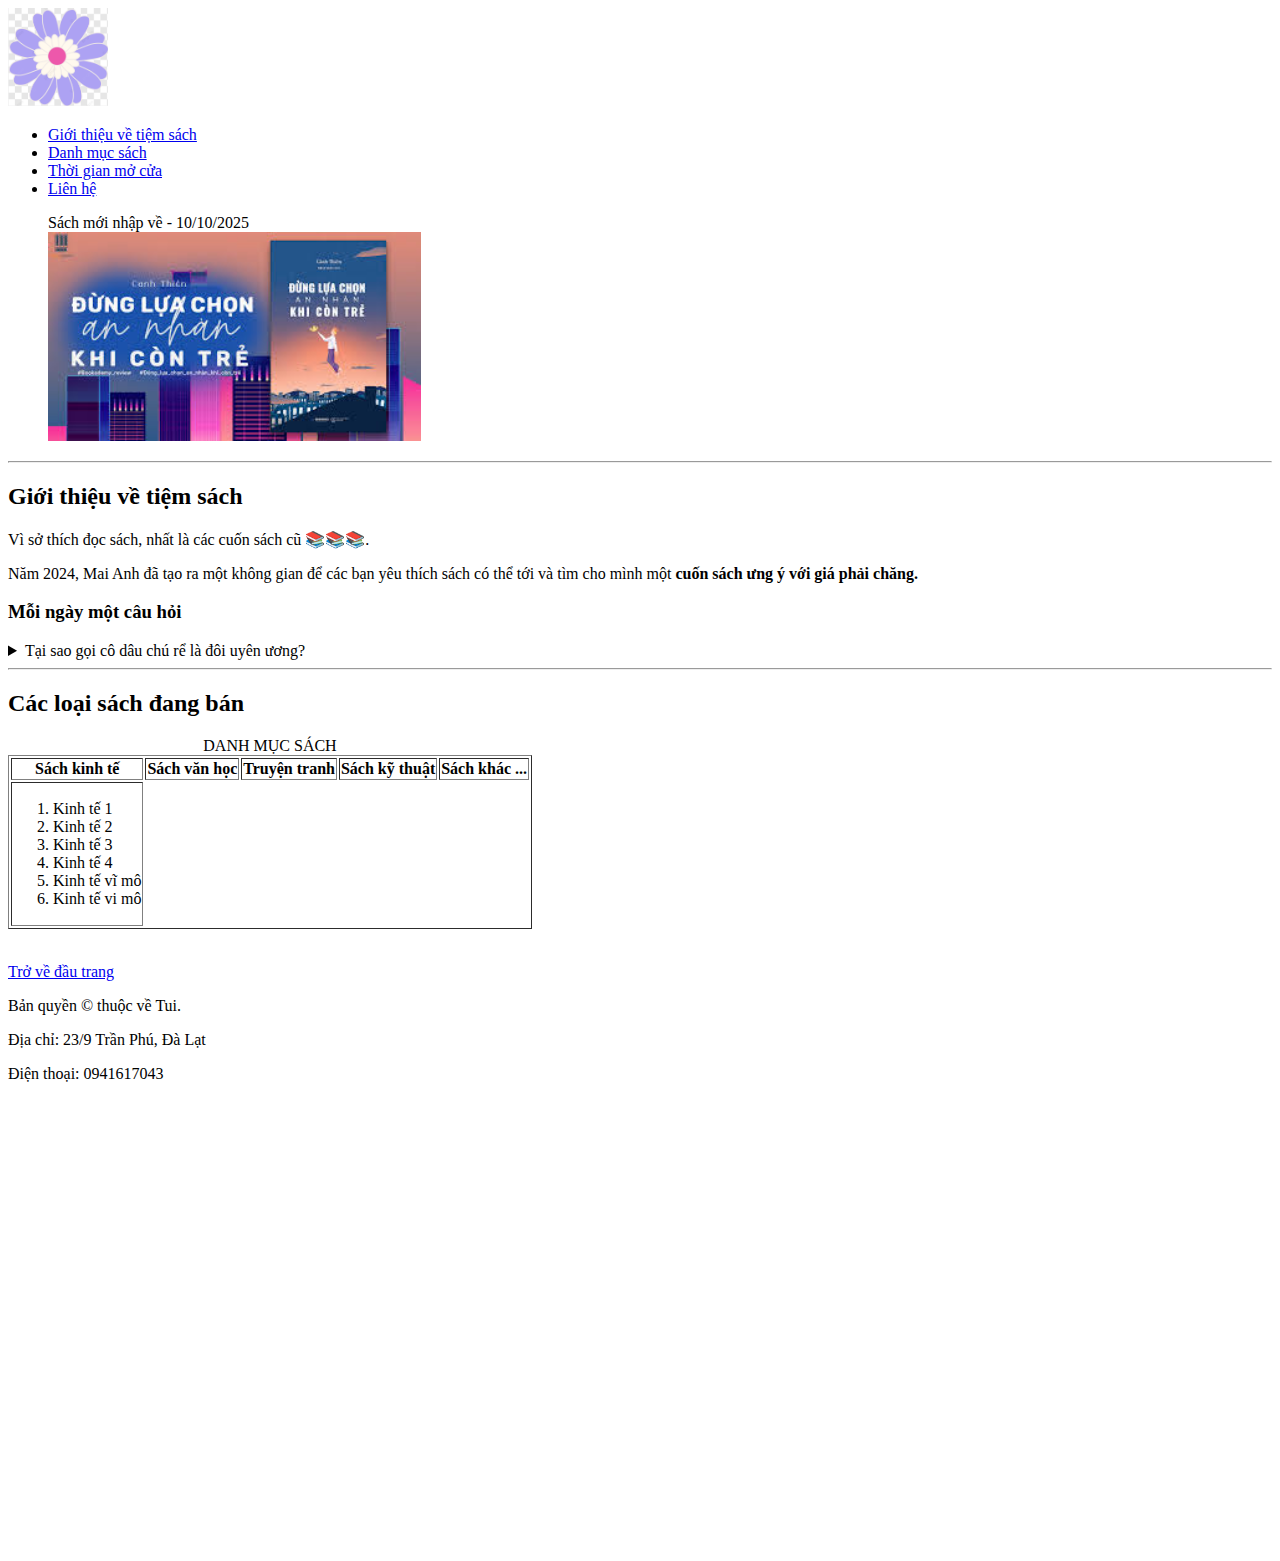
<file: Web-tiem-sach-cu/index.html>
<!DOCTYPE html>
<html lang="en">

<head>
  <meta charset="UTF-8">
  <meta name="viewport" content="width=device-width, initial-scale=1.0">
  <meta name="author" content="Lê Thị Mai Anh">
  <meta name="decription" content="Trang chủ tiệm sách cũ của Mai Anh">

  <title>Tiệm sách cũ của Anh</title>
</head>

<body>
  <header>
    <img src="img/logo.png" alt="logo" width="100">

    <nav>
      <ul>
        <li>
          <a href="#gt-ve-tiemm-sach">Giới thiệu về tiệm sách</a>
        </li>

        <li>
          <a href="#danh-muc-sach">Danh mục sách</a>
        </li>
        <li>
          <a href="thoiGianMoCua.html">Thời gian mở cửa</a>
        </li>
        <li>
          <a href="lienHe.html">Liên hệ</a>
        </li>
      </ul>
    </nav>

    <figure>
      <figcaption>Sách mới nhập về - 10/10/2025</figcaption>
      <img src="img/sach-moi-nhap.jfif" alt="Sách mới nhập" width="373">
    </figure>
  </header>

  <hr>

  <main>
    <article id="gt-ve-tiem-sach">
      <h2>Giới thiệu về tiệm sách</h2>
      <p>Vì sở thích đọc sách, nhất là các cuốn sách cũ 📚📚📚.</p>
      <p>
        Năm <time datetime="2024">2024</time>,
        Mai Anh đã tạo ra một không gian để các bạn yêu thích sách có thể tới
        và tìm cho mình một <strong>cuốn sách ưng ý với giá phải chăng.</strong>
      </p>

      <aside>
        <h3>Mỗi ngày một câu hỏi</h3>
        <details>
          <summary>Tại sao gọi cô dâu chú rể là đôi uyên ương?</summary>
          <p>Uyên ương là một loài vịt, còn gọi và vịt uyên ương. Chúng có
            ngoại hình đẹp và sống với nhau rất thủy chung. Người ta lấy
            nó làm biểu tượng để gửi gắm thông điẹp cho vợ chồng trong ngày cưới.
          </p>
        </details>
      </aside>

    </article>
    <hr>

    <article id="danh-muc-sach">
      <h2>Các loại sách đang bán</h2>
      <table border="1">
        <caption>DANH MỤC SÁCH</caption>
        <thead>
          <th>Sách kinh tế</th>
          <th>Sách văn học</th>
          <th>Truyện tranh</th>
          <th>Sách kỹ thuật</th>
          <th>Sách khác ...</th>
        </thead>

        <tbody>
          <tr>
            <td>
              <ol>
                <li>Kinh tế 1</li>
                <li>Kinh tế 2</li>
                <li>Kinh tế 3</li>
                <li>Kinh tế 4</li>
                <li>Kinh tế vĩ mô</li>
                <li>Kinh tế vi mô</li>

              </ol>
            </td>
          </tr>
        </tbody>


        <tbody>
          
        </tbody>
      </table>
    </article>
    <br>

    <p>
      <a href="#">Trở về đầu trang</a>
    </p>


  </main>


  <footer>
    <p>Bản quyền &copy; thuộc về Tui.</p>
    <p>Địa chỉ: 23/9 Trần Phú, Đà Lạt</p>
    <p>Điện thoại: 0941617043</p>
    <iframe src="https://www.google.com/maps/place/Tr%C6%B0%E1%BB%9Dng+%C4%90%E1%BA%A1i+H%E1%BB%8Dc+%C4%90%C3%A0+L%E1%BA%A1t/@11.9545604,108.44163,17z/data=!3m1!4b1!4m6!3m5!1s0x317112d959f88991:0x9c66baf1767356fa!8m2!3d11.9545604!4d108.4442049!16s%2Fm%2F02rtwnx?entry=ttu&g_ep=EgoyMDI1MTAxMi4wIKXMDSoASAFQAw%3D%3D" 
    width="600" height="450" style="border:0;" allowfullscreen="" referrerpolicy="no-referrer-when-downgrade" ></iframe>
  </footer>
</body>

</html>
</file>
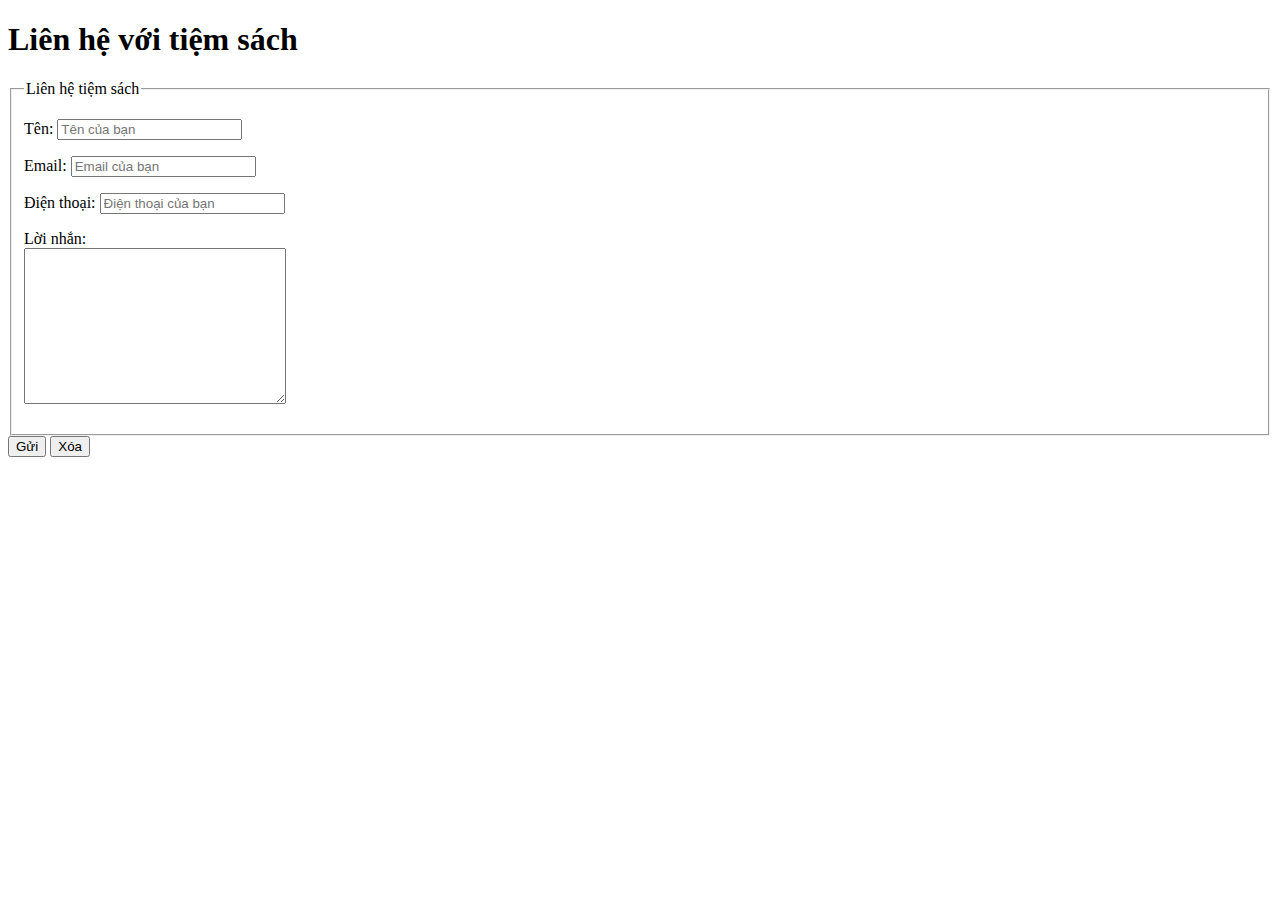
<file: Bai-10.html>
<!DOCTYPE html>
<html lang="en">
<head>
  <meta charset="UTF-8">
  <meta name="viewport" content="width=device-width, initial-scale=1.0">
  <title>Bài tập</title>
</head>
<body>
  <h1>Liên hệ với tiệm sách</h1>
  <form action="http://httpbin.org/get" method="get">
    <fieldset>
      <legend>Liên hệ tiệm sách</legend>
        <p>
          <label for="ten">Tên:</label>
          <input type="text" name="ten" id="ten" placeholder="Tên của bạn" required>

        </p>
        <p>
          <label for="email">Email:</label>
          <input type="email" name="email" id="email" placeholder="Email của bạn" required>
        </p> 

        <p>
          <label for="dien-thoai">Điện thoại:</label>
          <input type="tel" name="dien-thoai" id="dien-thoai" placeholder="Điện thoại của bạn">
        </p>

        <p>
          <label for="loi-nhan">Lời nhắn:</label>
          <br>
          <textarea name="loi-nhan" id="loi-nhan" cols="30" rows="10" placeholder="Để lại lời nhắn ở đây">

          </textarea>
        </p>
      </fieldset>
      <button type="submit">Gửi</button>
      <button type="reset">Xóa</button>
  </form>
</body>
</html>
</file>
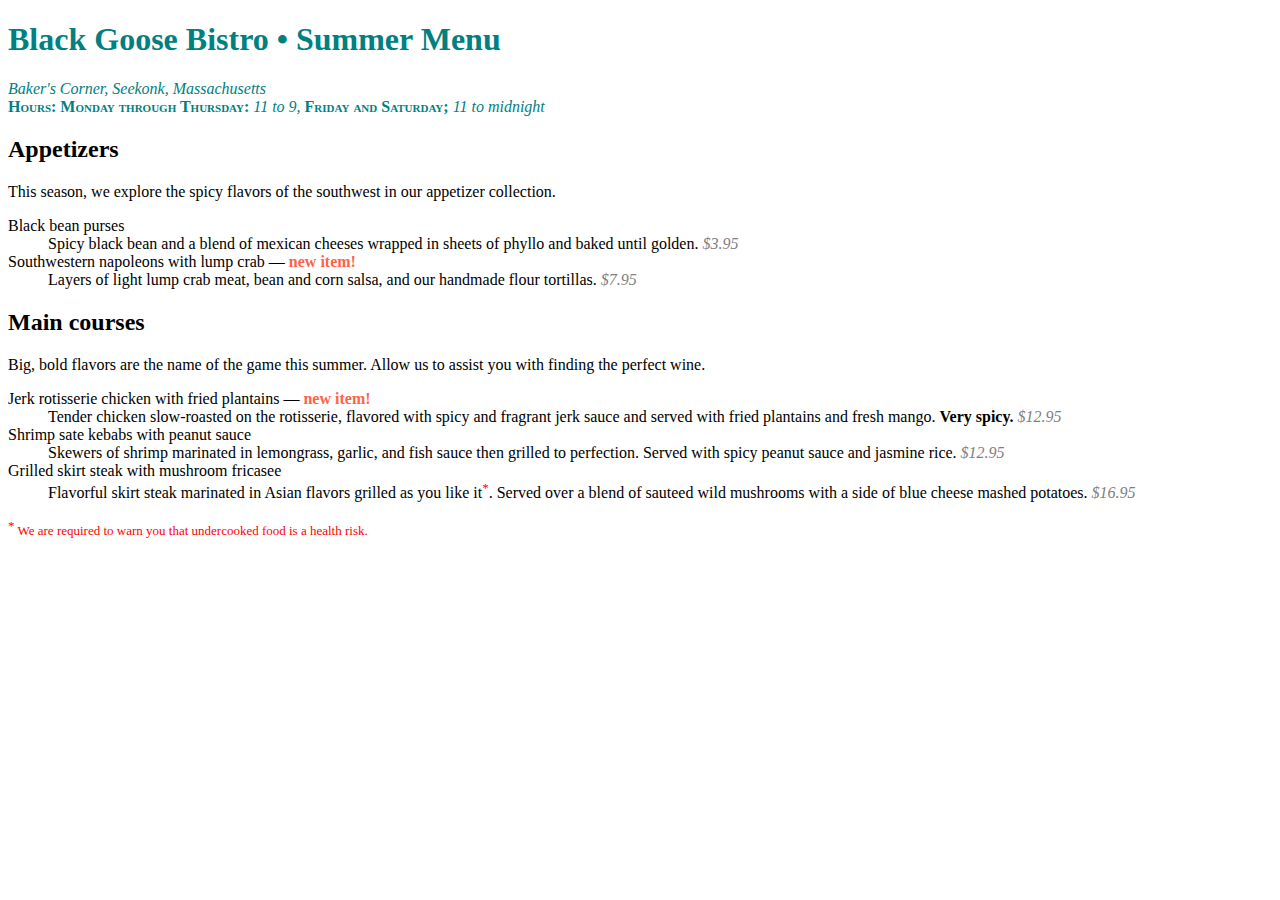
<file: Bai15/Bai15-2-IDClass_FontColor.html>
<!DOCTYPE html>
<html>

<head>
  <meta charset="utf-8">

  <title>Black Goose Bistro Summer Menu</title>

  <style>
    dt strong {
      
      color: tomato;
    }

    #info{
      color: teal;
    }

    #info p{
      font-style: italic;
    }
    
    .price {
    font-family: Georgia, serif;
    font-style: italic;
    color: gray;
    } 

    .label {
    font-weight: bold;
    font-variant: small-caps;
    font-style: normal;
    }

    p.warning, sup {
    font-size: small;
    color: red;
    }
  </style>

</head>

<body>

  <div id="info">
    <h1>Black Goose Bistro &bull; Summer Menu</h1>
    <p>Baker's Corner, Seekonk, Massachusetts<br>

      <span class="label">Hours: Monday through Thursday:</span> 11 to 9, <span class="label">Friday and
        Saturday;</span> 11 to midnight
    </p>

  </div>

  <div id="appetizers">

    <h2>Appetizers</h2>
    <p>This season, we explore the spicy flavors of the southwest in our appetizer collection.</p>


    <dl>
      <dt>Black bean purses</dt>
      <dd>Spicy black bean and a blend of mexican cheeses wrapped in sheets of phyllo and baked until golden. <span
          class="price">$3.95</span></dd>

      <dt class="newitem">Southwestern napoleons with lump crab &mdash; <strong>new item!</strong></dt>
      <dd>Layers of light lump crab meat, bean and corn salsa, and our handmade flour tortillas. <span
          class="price">$7.95</span></dd>

    </dl>
  </div>

  <div id="entrees">

    <h2>Main courses</h2>
    <p>Big, bold flavors are the name of the game this summer. Allow us to assist you with finding the perfect wine.</p>

    <dl>
      <dt class="newitem">Jerk rotisserie chicken with fried plantains &mdash; <strong>new item!</strong></dt>
      <dd>Tender chicken slow-roasted on the rotisserie, flavored with spicy and fragrant jerk sauce and served with
        fried plantains and fresh mango. <strong>Very spicy.</strong> <span class="price">$12.95</span></dd>

      <dt>Shrimp sate kebabs with peanut sauce</dt>
      <dd>Skewers of shrimp marinated in lemongrass, garlic, and fish sauce then grilled to perfection. Served with
        spicy peanut sauce and jasmine rice. <span class="price">$12.95</span></dd>

      <dt>Grilled skirt steak with mushroom fricasee</dt>
      <dd>Flavorful skirt steak marinated in Asian flavors grilled as you like it<sup>*</sup>. Served over a blend of
        sauteed wild mushrooms with a side of blue cheese mashed potatoes. <span class="price">$16.95</span></dd>

    </dl>

  </div>

  <p class="warning"><sup>*</sup> We are required to warn you that undercooked food is a health risk.</p>

</body>
</html>
</file>
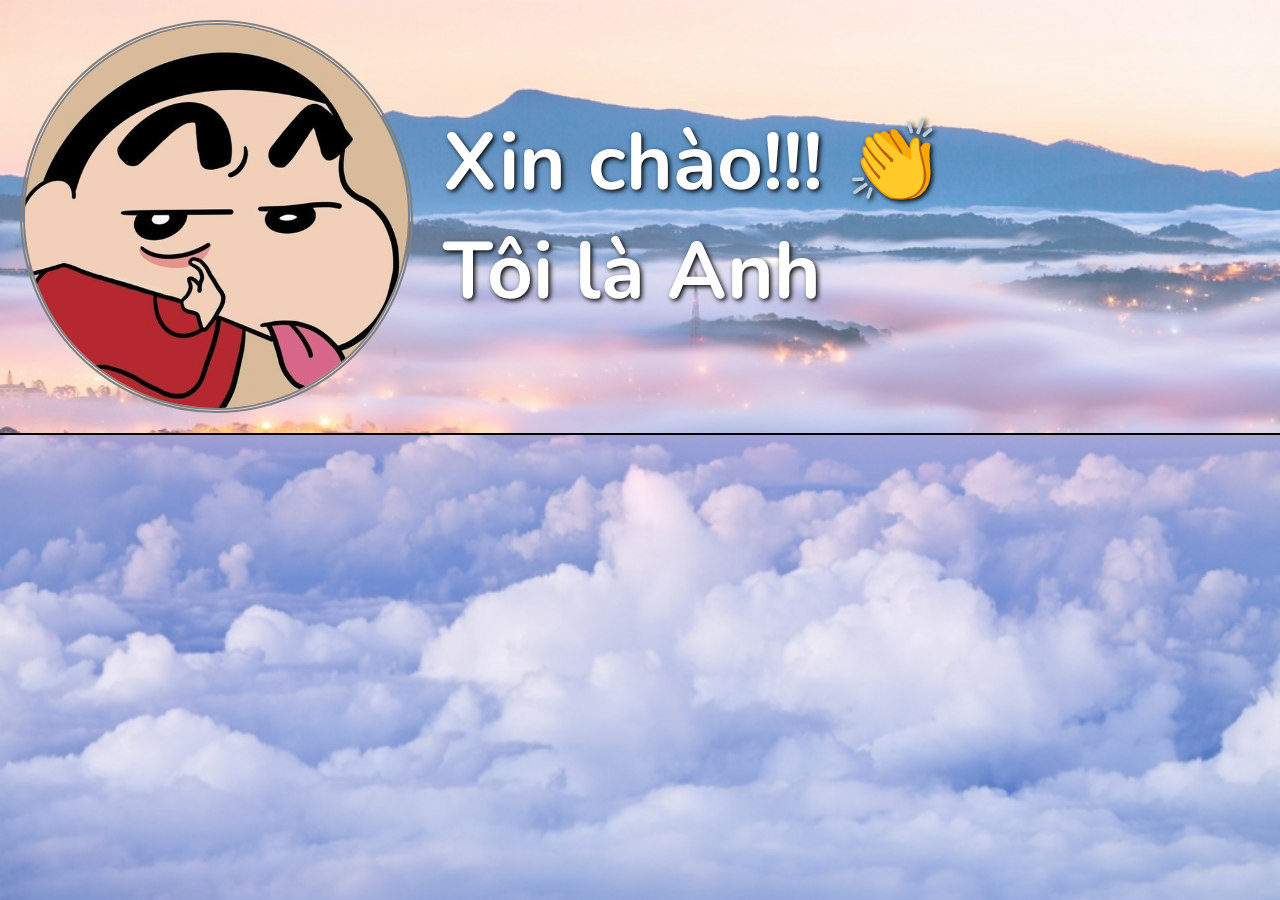
<file: Bai18/Bai18-AnhNen_LoiChao.html>
<!DOCTYPE html>
<html lang="en">

<head>
  <meta charset="UTF-8">
  <title>background image</title>
  <link rel="stylesheet" href="style.css">
</head>

<body>
  <div class="container">
    <section class="cv">
      <figure class="profile-pic-figure">
        <img src="nen.jpg" alt="Profile Picture" title="My Profile Picture" width="200" height="200">
        <figcaption class="offscreen">Mai Anh Le</figcaption>
      </figure>
      <h1 class="h1">
        <span class="nowrap">Xin chào!!! 👏</span>
        <span class="nowrap">Tôi là Anh</span>

      </h1>
    </section>
  </div>
</body>

</html>
</file>
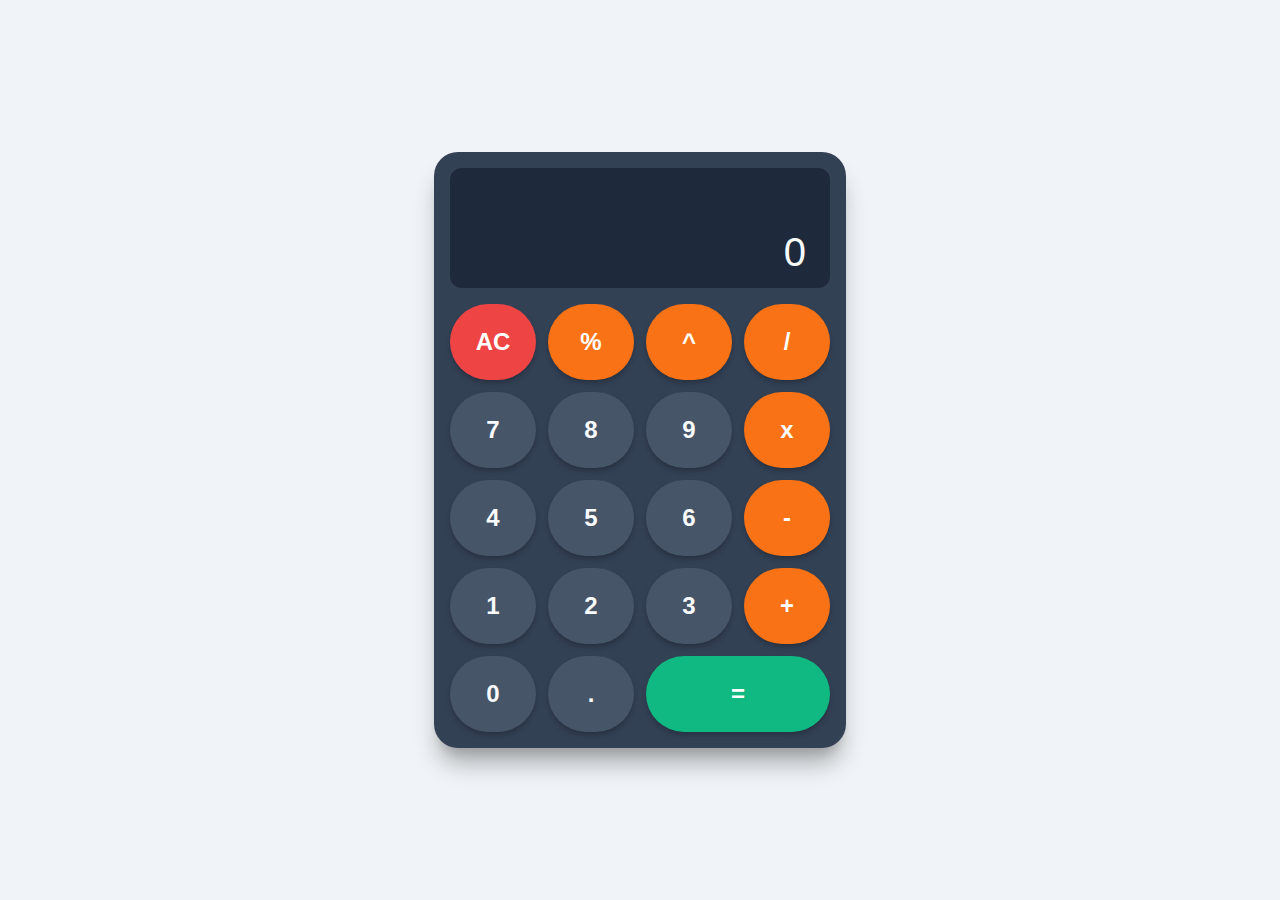
<file: Bai24-maytinh/calculator.html>
<!DOCTYPE html>
<html lang="vi">

<head>
  <meta charset="UTF-8">
  <meta name="viewport" content="width=device-width, initial-scale=1.0">
  <title>Máy Tính Cầm Tay JavaScript</title>
  <style>
    /* Tùy chỉnh CSS cho Máy tính */
    body {
      font-family: 'Inter', sans-serif;
      background-color: #f0f4f8;
      display: flex;
      justify-content: center;
      align-items: center;
      min-height: 100vh;
      margin: 0;
    }

    .calculator {
      width: 100%;
      max-width: 380px;
      padding: 1rem;
      background-color: #334155;
      /* Slate-700 */
      box-shadow: 0 20px 25px -5px rgba(0, 0, 0, 0.3), 0 10px 10px -5px rgba(0, 0, 0, 0.1);
      border-radius: 1.5rem;
      transform: scale(1);
      transition: transform 0.2s ease-in-out;
    }

    .calculator:active {
      transform: scale(0.99);
    }

    .calculator-display {
      background-color: #1e293b;
      /* Slate-800 */
      color: #f8fafc;
      /* White */
      font-size: 2.5rem;
      text-align: right;
      padding: 1rem 1.5rem;
      margin-bottom: 1rem;
      border-radius: 0.75rem;
      overflow-x: auto;
      white-space: nowrap;
      height: 5.5rem;
      display: flex;
      flex-direction: column;
      justify-content: flex-end;
      align-items: flex-end;
      line-height: 1;
    }

    .calculator-keys {
      display: grid;
      grid-template-columns: repeat(4, 1fr);
      gap: 0.75rem;
    }

    .key {
      padding: 1.5rem 0.5rem;
      font-size: 1.5rem;
      font-weight: 600;
      border: none;
      border-radius: 9999px;
      /* Full rounded */
      cursor: pointer;
      transition: background-color 0.15s ease-in-out, transform 0.1s ease-in-out;
      box-shadow: 0 4px 6px -1px rgba(0, 0, 0, 0.2), 0 2px 4px -2px rgba(0, 0, 0, 0.15);
    }

    /* Nút Số (Digits) */
    .key-digit,
    .key-decimal {
      background-color: #475569;
      /* Slate-600 */
      color: #f8fafc;
    }

    .key-digit:hover,
    .key-decimal:hover {
      background-color: #64748b;
      /* Slate-500 */
    }

    .key-digit:active,
    .key-decimal:active {
      transform: translateY(1px);
    }

    /* Nút Toán tử (Operators) */
    .key-operator {
      background-color: #f97316;
      /* Orange-600 */
      color: #fff;
    }

    .key-operator:hover {
      background-color: #fb923c;
      /* Orange-500 */
    }

    .key-operator:active {
      transform: translateY(1px);
    }

    /* Nút Đặc biệt (AC/Equals) */
    .key-ac {
      background-color: #ef4444;
      /* Red-500 */
      color: #fff;
    }

    .key-ac:hover {
      background-color: #f87171;
      /* Red-400 */
    }

    .key-ac:active {
      transform: translateY(1px);
    }

    .key-equals {
      background-color: #10b981;
      /* Emerald-500 */
      color: #fff;
      grid-column: span 2;
      /* Chiếm 2 cột */
    }

    .key-equals:hover {
      background-color: #34d399;
      /* Emerald-400 */
    }

    .key-equals:active {
      transform: translateY(1px);
    }

    /* Responsive design */
    @media (max-width: 640px) {
      .calculator {
        max-width: 90%;
        margin: 1rem;
      }

      .calculator-display {
        font-size: 2rem;
      }

      .key {
        padding: 1rem 0.5rem;
        font-size: 1.25rem;
      }
    }
  </style>
</head>

<body>
  <div class="calculator">
    <div id="display" class="calculator-display">0</div>

    <div class="calculator-keys">
      <!-- Hàng 1 -->
      <button class="key key-ac" data-action="clear">AC</button>
      <button class="key key-operator" data-action="modulo">%</button>
      <button class="key key-operator" data-action="exponentiation">^</button>
      <button class="key key-operator" data-action="divide">/</button>

      <!-- Hàng 2 -->
      <button class="key key-digit" data-value="7">7</button>
      <button class="key key-digit" data-value="8">8</button>
      <button class="key key-digit" data-value="9">9</button>
      <button class="key key-operator" data-action="multiply">x</button>

      <!-- Hàng 3 -->
      <button class="key key-digit" data-value="4">4</button>
      <button class="key key-digit" data-value="5">5</button>
      <button class="key key-digit" data-value="6">6</button>
      <button class="key key-operator" data-action="subtract">-</button>

      <!-- Hàng 4 -->
      <button class="key key-digit" data-value="1">1</button>
      <button class="key key-digit" data-value="2">2</button>
      <button class="key key-digit" data-value="3">3</button>
      <button class="key key-operator" data-action="add">+</button>

      <!-- Hàng 5 -->
      <button class="key key-digit" data-value="0">0</button>
      <button class="key key-decimal" data-action="decimal">.</button>
      <button class="key key-equals" data-action="calculate">=</button>
    </div>
  </div>

  <script>
    // Lấy các phần tử DOM cần thiết
    const display = document.getElementById('display');
    const keys = document.querySelector('.calculator-keys');

    // Đối tượng lưu trữ trạng thái của máy tính
    const calculator = {
      displayValue: '0',
      firstOperand: null,
      waitingForSecondOperand: false,
      operator: null,
    };

    // Hàm cập nhật màn hình hiển thị
    function updateDisplay() {
      let displayString = String(calculator.displayValue);

      // Xử lý các giá trị đặc biệt (Infinity, -Infinity, NaN)
      if (displayString.includes('Infinity')) {
        display.textContent = 'Lỗi: Vô cực';
      } else if (displayString === 'NaN') {
        display.textContent = 'Lỗi: Không phải số';
      } else {
        // Tự động điều chỉnh font size dựa vào độ dài
        if (displayString.length > 14) {
          display.style.fontSize = '1.5rem';
        } else if (displayString.length > 11) {
          display.style.fontSize = '1.875rem';
        } else if (displayString.length > 9) {
          display.style.fontSize = '2.125rem';
        } else {
          display.style.fontSize = '2.5rem';
        }

        display.textContent = displayString;
      }
    }

    // Hàm xử lý nhập số
    function inputDigit(digit) {
      const { displayValue, waitingForSecondOperand } = calculator;
      if (waitingForSecondOperand === true) {
        calculator.displayValue = digit;
        calculator.waitingForSecondOperand = false;
      } else {
        calculator.displayValue = displayValue === '0' ? digit : displayValue + digit;
      }
      updateDisplay();
    }

    // Hàm xử lý dấu thập phân
    function inputDecimal(dot) {
      if (calculator.waitingForSecondOperand === true) {
        calculator.displayValue = '0.';
        calculator.waitingForSecondOperand = false;
        updateDisplay();
        return;
      }

      if (!calculator.displayValue.includes(dot)) {
        calculator.displayValue += dot;
      }
      updateDisplay();
    }

    // Hàm xử lý toán tử
    function handleOperator(nextOperator) {
      const { firstOperand, displayValue, operator } = calculator;
      const inputValue = parseFloat(displayValue);

      if (!Number.isFinite(inputValue) && inputValue !== 0) {
        calculator.displayValue = 'Lỗi phép toán';
        updateDisplay();
        return;
      }

      if (firstOperand === null) {
        calculator.firstOperand = inputValue;
      } else if (operator) {
        if (performCalculation[operator]) {
          const result = performCalculation[operator](firstOperand, inputValue);

          // Làm tròn đến 10 chữ số thập phân
          const roundedResult = Math.round(result * 10000000000) / 10000000000;

          calculator.displayValue = String(roundedResult);
          calculator.firstOperand = roundedResult;
        } else {
          calculator.displayValue = 'Lỗi: Toán tử không hợp lệ';
        }
      }

      calculator.waitingForSecondOperand = true;
      calculator.operator = nextOperator;
      updateDisplay();
    }

    // Đối tượng chứa logic tính toán cho từng toán tử
    const performCalculation = {
      'divide': (firstOperand, secondOperand) => firstOperand / secondOperand,
      'multiply': (firstOperand, secondOperand) => firstOperand * secondOperand,
      'add': (firstOperand, secondOperand) => firstOperand + secondOperand,
      'subtract': (firstOperand, secondOperand) => firstOperand - secondOperand,
      'exponentiation': (firstOperand, secondOperand) => firstOperand ** secondOperand,
      'modulo': (firstOperand, secondOperand) => firstOperand % secondOperand,
    };

    // Hàm thiết lập lại máy tính
    function resetCalculator() {
      calculator.displayValue = '0';
      calculator.firstOperand = null;
      calculator.waitingForSecondOperand = false;
      calculator.operator = null;
      updateDisplay();
    }

    // Lắng nghe sự kiện click trên các nút
    keys.addEventListener('click', (event) => {
      const { target } = event;
      const action = target.dataset.action;
      const value = target.dataset.value;

      if (!target.matches('button')) {
        return;
      }

      if (value !== undefined) {
        inputDigit(value);
        return;
      }

      if (action === 'decimal') {
        inputDecimal('.');
        return;
      }

      if (action === 'clear') {
        resetCalculator();
        return;
      }

      if (action) {
        if (action === 'calculate') {
          handleOperator(calculator.operator);
          calculator.waitingForSecondOperand = true;
          calculator.operator = null;
        } else {
          handleOperator(action);
        }
        return;
      }
    });

    // Khởi tạo hiển thị
    updateDisplay();
  </script>

</body>

</html>
</file>
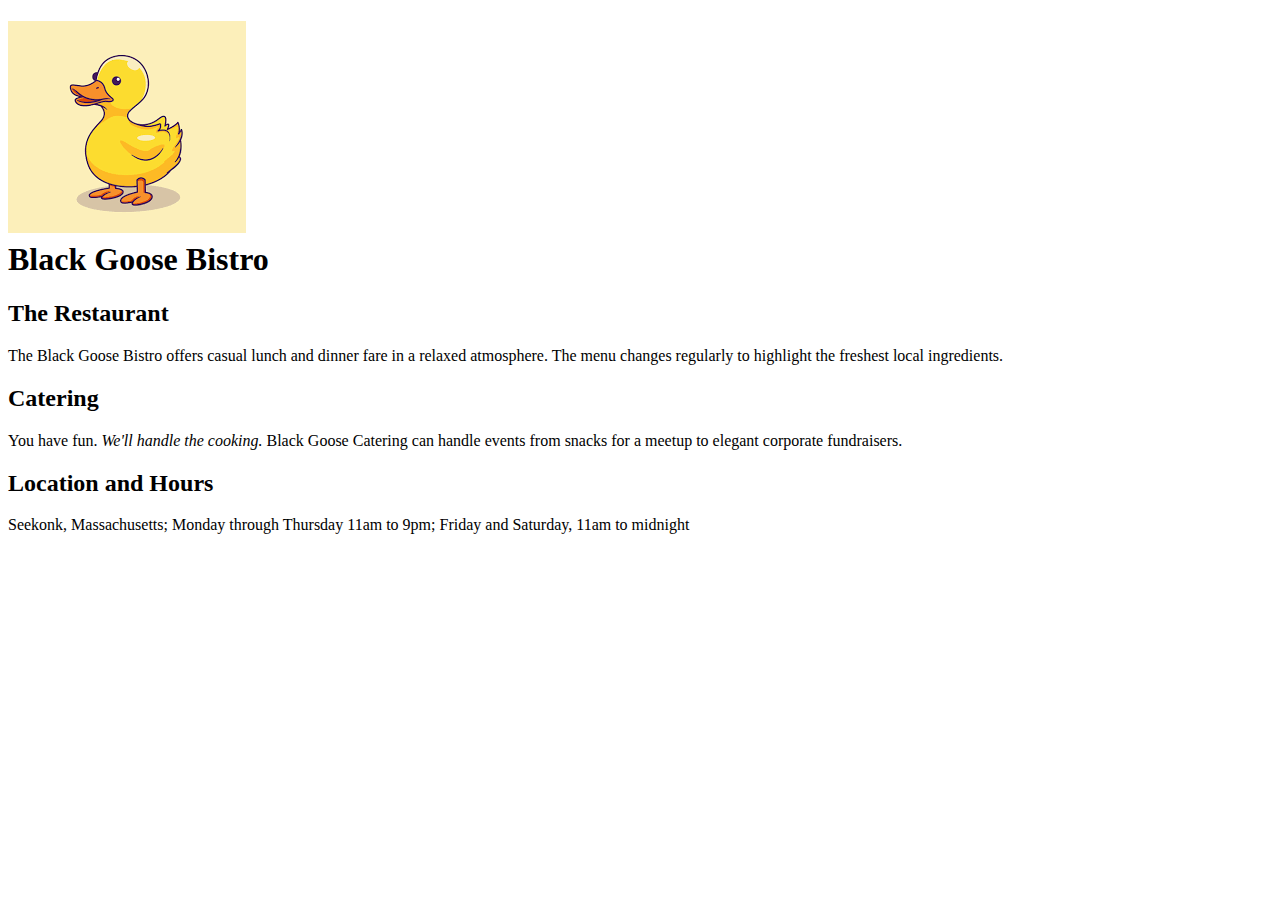
<file: Bai6-2-Black_Goose_Bistro/Bai6-2-Black_Goose_Bistro.html>
<!DOCTYPE html>
<html>

<head>
  <meta charset="utf-8">
  <title>Black Goose Bistro</title>
</head>


<body>

  <h1><img src="convit.png" alt="Con Vit Logo"><br>Black Goose Bistro</h1>
  <h2>The Restaurant</h2>

  <p>The Black Goose Bistro offers casual lunch and dinner fare in a relaxed atmosphere. The menu changes regularly to
    highlight the freshest local ingredients.</p>



  <h2>Catering</h2>

  <p>You have fun. <em>We'll handle the cooking.</em> Black Goose Catering can handle events from snacks for a meetup to
    elegant corporate fundraisers.</p>



  <h2>Location and Hours</h2>

  <p>Seekonk, Massachusetts; Monday through Thursday 11am to 9pm; Friday and Saturday, 11am to

    midnight</p>

  <body>
    </html>
</file>
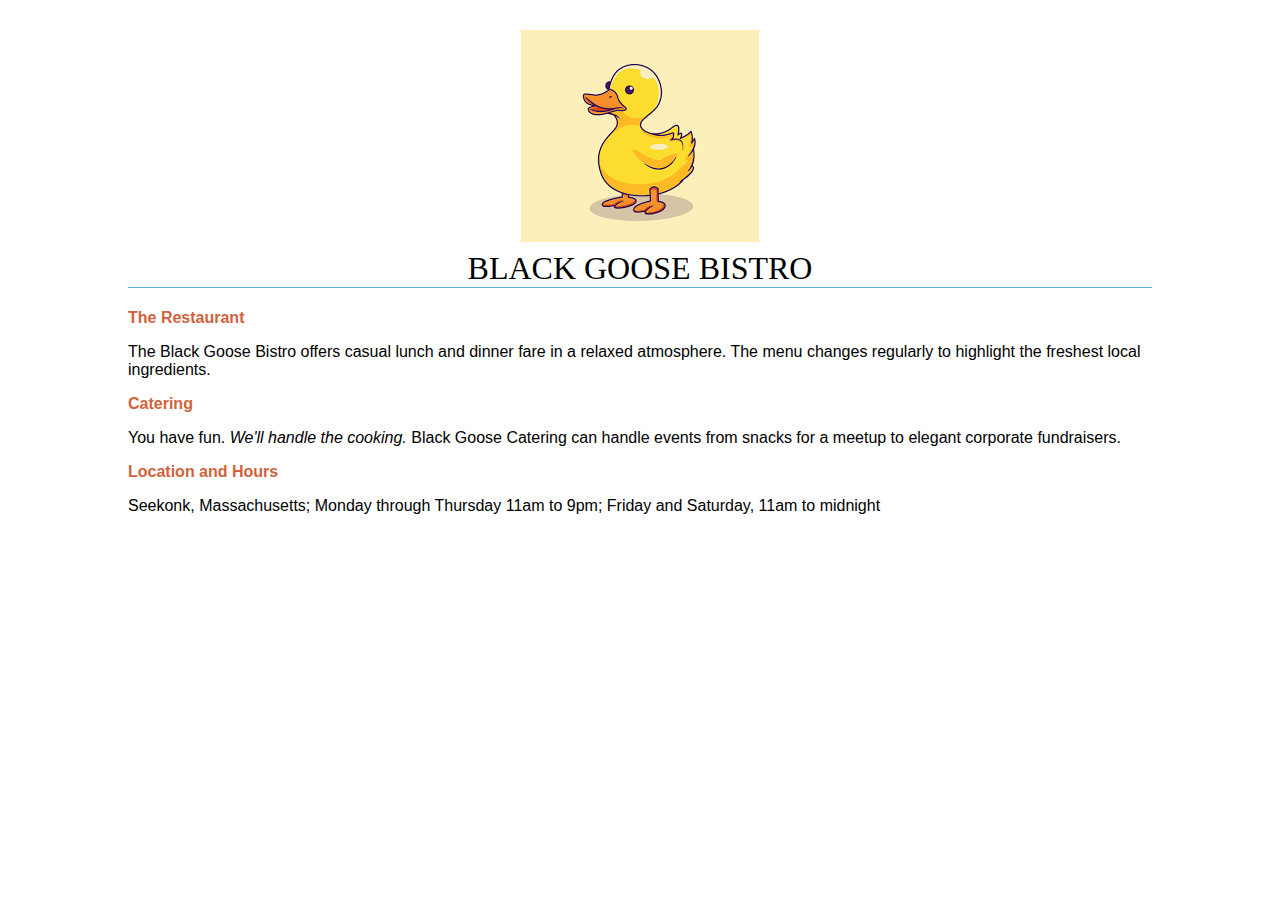
<file: Bai6-3-Black_Goose_Bistro/Bai6-3-Black-Goose-Bistro.html>
<!DOCTYPE html>
<html>

<head>
  <meta charset="utf-8">
  <title>Black Goose Bistro</title>

  <style>
    body {
      background color: #faf2e4;
      margin: 0 10%;
      font-family: sans-serif;
    }

    h1 {
      text-align: center;
      font-family: serif;
      font-weight: normal;
      text-transform: uppercase;
      border-bottom: 1px solid #57b1dc;
      margin-top: 30px;
    }

    h2{
		color: #d1633c;
		font-size: 1em;
		}

		
  </style>
  </head>
  
  
  <body>
  
    <h1><img src="convit.png" alt="Con Vit Logo"><br>Black Goose Bistro</h1>
    <h2>The Restaurant</h2>
  
    <p>The Black Goose Bistro offers casual lunch and dinner fare in a relaxed atmosphere. The menu changes regularly to
      highlight the freshest local ingredients.</p>
  
  
  
    <h2>Catering</h2>
  
    <p>You have fun. <em>We'll handle the cooking.</em> Black Goose Catering can handle events from snacks for a meetup to
      elegant corporate fundraisers.</p>
  
  
  
    <h2>Location and Hours</h2>
  
    <p>Seekonk, Massachusetts; Monday through Thursday 11am to 9pm; Friday and Saturday, 11am to
  
      midnight</p>
  
    <body>
  
      </html>
</file>
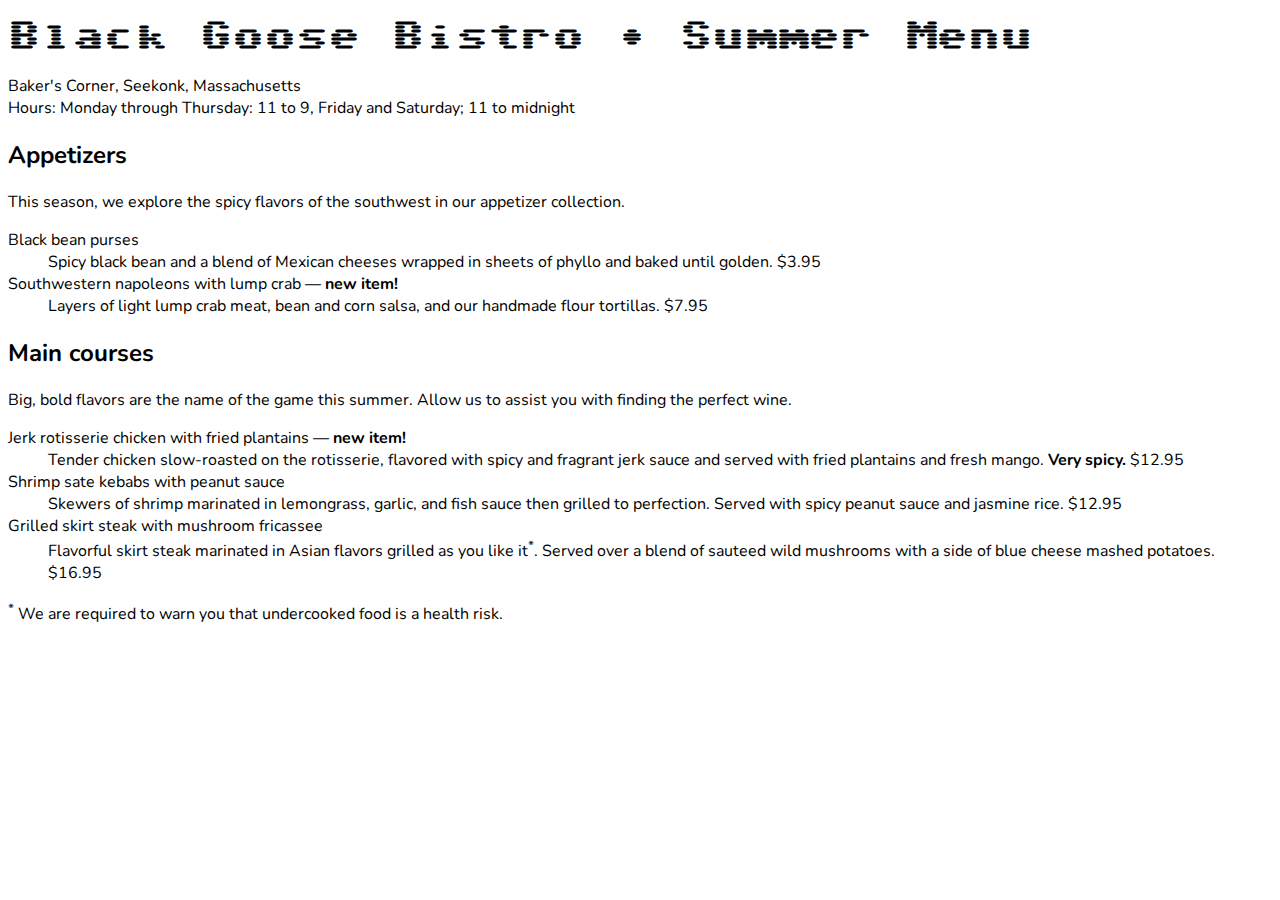
<file: Bai14/Bai14-2-FontGoogle/Bai14-2-FontGoogle.html>
<!DOCTYPE html>

<html>

<head>

  <meta charset="utf-8">

  <title>Black Goose Bistro Summer Menu</title>

  <link href="https://fonts.googleapis.com/css2?family=Nunito&display=swap" 
  rel="stylesheet">

    <link href="https://fonts.googleapis.com/css2?family=Sixtyfour&display=swap" rel="stylesheet">

  <style>
    body{
      font-family: 'Nunito', sans-serif;
    }
    h1{
      font-family: 'Sixtyfour', sans-serif;
    }
  </style>

</head>

<body>

  <div id="info">

    <h1>Black Goose Bistro &bull; Summer Menu</h1>

    <p>Baker's Corner, Seekonk, Massachusetts<br>

      <span class="label">Hours: Monday through Thursday:</span> 11 to 9, <span class="label">Friday and
        Saturday;</span> 11 to midnight
    </p>

  </div>

  <div id="appetizers">

    <h2>Appetizers</h2>

    <p>This season, we explore the spicy flavors of the southwest in our appetizer
      collection.</p>

    <dl>

      <dt>Black bean purses</dt>

      <dd>Spicy black bean and a blend of Mexican cheeses wrapped in sheets of phyllo and baked until golden. <span
          class="price">$3.95</span></dd>

      <dt class="newitem">Southwestern napoleons with lump crab &mdash;

        <strong>new item!</strong>
      </dt>

      <dd>Layers of light lump crab meat, bean and corn salsa, and our handmade flour tortillas.
        <span class="price">$7.95</span>
      </dd>

    </dl>

  </div>

  <div id="entrees">

    <h2>Main

      courses</h2>

    <p>Big, bold flavors are the name of the game this summer. Allow us to assist you with
      finding the perfect wine.</p>

    <dl>

      <dt class="newitem">Jerk rotisserie chicken with fried plantains
        &mdash; <strong>new item!</strong></dt>

      <dd>Tender chicken slow-roasted on the rotisserie, flavored with spicy and fragrant jerk sauce and served with
        fried plantains and fresh mango. <strong>Very
          spicy.</strong> <span class="price">$12.95</span></dd>

      <dt>Shrimp sate kebabs with peanut sauce</dt>

      <dd>Skewers of shrimp marinated in lemongrass, garlic, and fish sauce then grilled to
        perfection. Served with spicy peanut sauce and jasmine rice. <span class="price">$12.95</span></dd>

      <dt>Grilled skirt steak with mushroom fricassee</dt>

      <dd>Flavorful skirt steak marinated in Asian flavors grilled as you like
        it<sup>*</sup>. Served over a blend of sauteed wild mushrooms with
        a side of blue cheese mashed potatoes. <span class="price">$16.95</span></dd>

    </dl>

  </div>

  <p class="warning"><sup>*</sup>

    We are required to warn you that undercooked food is a health risk.</p>

</body>

</html>
</file>
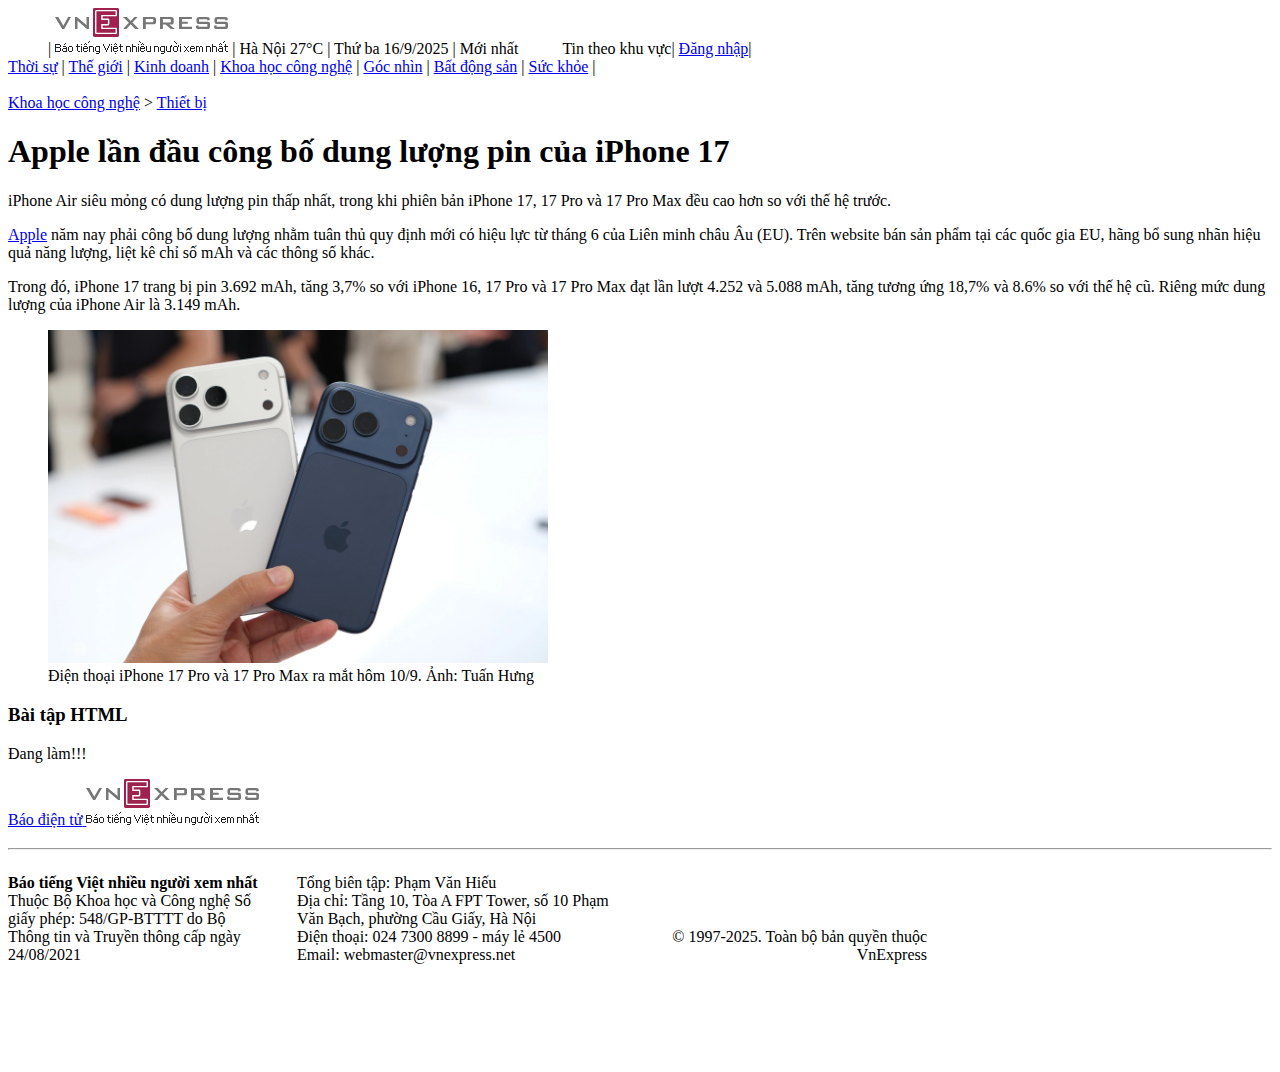
<file: Bai8/Bai8-2-1PhanNoiDungVNExpress/baitap-bai8.html>
<!DOCTYPE html>
<html lang="en">
<head>
  <meta charset="UTF-8">
  <meta name="viewport" content="width=device-width, initial-scale=1.0">
  <title>Bài tập 2</title>
  <style>
    ul, li{
      display: inline;
      
    }
    img{
      display: inline;
    }

    .ul1 ::before{
      content: "  |  ";
    }

    .ul2 li::after{
      content:"  |  ";
      display: inline-block;
      
    }

    .p1{
      width:852px;
      height:27px;
      position: center;
    }

    .p2{
      display: inline-block;
      width:255px;
      height:120px;
      text-align: top;
      padding:0px 30px 0px 0px;
    }

    .p3{
      display: inline-block;
      width:341px;
      height:120px;
      text-align:top;
      padding:0px 30px 0px 0px;
    }

    .p4{
      display: inline-block;
      width:255px;
      height:120px;
      padding: 0px 30px 0px 0px;
      text-align: right;
    }
  </style>
</head>

<body>
  <header>

    <section>
      <ul class="ul1">
        <li><img src="logo-vnexpress.svg"></li>
        <li>Hà Nội 27&deg;C</li>
        <li>Thứ ba 16/9/2025</li>
        <li>Mới nhất</li>
        
      </ul>

      <ul class="ul2">
        <li>Tin theo khu vực</li>
        <li><a href="#">Đăng nhập</a></li>
      </ul>
    </section>
    <nav>
      <a href="#">Thời sự</a> |
      <a href="#">Thế giới</a> |
      <a href="#">Kinh doanh</a> |
      <a href="#">Khoa học công nghệ</a> |
      <a href="#">Góc nhìn</a> |
      <a href="#">Bất động sản</a> |
      <a href="#">Sức khỏe</a> |
    </nav>
    <br>
    <nav>
      <a href="#">Khoa học công nghệ</a> >
      <a href="#">Thiết bị</a>
    </nav>
    
    <h1>Apple lần đầu công bố dung lượng pin của iPhone 17</h1>
  </header>

  <main>
    <p>iPhone Air siêu mỏng có dung lượng pin thấp nhất, trong khi phiên bản iPhone 17, 
      17 Pro và 17 Pro Max đều cao hơn so với thế hệ trước.</p>

    <p><a href="#">Apple</a> năm nay phải công bố dung lượng nhằm tuân thủ quy định mới có hiệu lực từ tháng 6 của Liên minh châu Âu (EU). Trên
    website bán sản phẩm tại các quốc gia EU, hãng bổ sung nhãn hiệu quả năng lượng, liệt kê chỉ số mAh và các thông số
    khác.</p>

      <p>Trong đó, iPhone 17 trang bị pin 3.692 mAh, tăng 3,7% so với iPhone 16, 17 Pro và 17 Pro Max đạt lần lượt 4.252 và 5.088
      mAh, tăng tương ứng 18,7% và 8.6% so với thế hệ cũ. Riêng mức dung lượng của iPhone Air là 3.149 mAh.</p>
      
      <figure>
        <img style="width:500px;" src="hinhanh.png" alt="Hình ảnh Iphone 17">
        <figcaption>Điện thoại iPhone 17 Pro và 17 Pro Max ra mắt hôm 10/9. Ảnh: Tuấn Hưng</figcaption>
      </figure>
      <article>
        <h3>Bài tập HTML</h3>
        <p>Đang làm!!!</p>
      </article>

  </main>

  <footer>
    <div>
      <p class="p1">
        <a href="https://vnexpress.net/">
          <span>Báo điện tử</span>
          
          <img src="logo-vnexpress.svg">
        </a>
      </p>
    </div>
    <br>
    <hr>

    <div>
    <p class="p2"><strong>Báo tiếng Việt nhiều người xem nhất</strong><br>Thuộc Bộ Khoa học và Công nghệ
    Số giấy phép: 548/GP-BTTTT do Bộ Thông tin và Truyền thông cấp ngày 24/08/2021</p>

    <p class="p3">Tổng biên tập: Phạm Văn Hiếu<br>Địa chỉ: Tầng 10, Tòa A FPT Tower, số 10 Phạm Văn Bạch, phường Cầu Giấy, Hà Nội<br>Điện thoại: 024 7300 8899 - máy lẻ 4500<br>Email: webmaster@vnexpress.net</p>
    <p class="p4">© 1997-2025. Toàn bộ bản quyền thuộc VnExpress<br></p>
    </div>
  </footer>
</body>
</html>
</file>
<file: Bai18/style.css>
@import url('https://fonts.googleapis.com/css2?family=Nunito:wght@200&display=swap');

/* Begin reset */

* {
  margin: 0;
  padding: 0;
  box-sizing: border-box;
}

img {
  display: block;
}


/* End reset */

/* Utility classes */

.nowrap {
  white-space: nowrap;
}


.offscreen {
  position: absolute;
  left: -10000px;
}

/* End utility classes */

body {
  font-family: Nunito, sans-serif;
  min-height: 100vh;
  background-color: aliceblue;
  background-image: url("background.jpg"), linear-gradient(to left, steelblue, #fff);
  background-repeat: repeat-y, no-repeat;
  background-position: right center;
  background-size: 100%, auto;
}

.container {
  background-color: rgb(188, 108, 153);
  background-image: url("dalat.png");
  background-size: cover;
}


.cv {
  border-bottom: 2px solid #000;
  padding: 20px;
  display: flex;
  justify-content: flex-start;
  align-items: center;
  gap: 30px;
  background-color: hsla(0, 0%, 100%, 0.35);
}


.h1 {
  font-size: 500%;
  color: #fff;
  text-shadow: 2px 2px 5px #000;
  /* background-color:hsla(0, 0%, 0%, 0.41);
    padding: 0.25rem;
    border-radius: 10px; */
}



.profile-pic-figure {
  width: 35%;
}


.profile-pic-figure img {
  width: 100%;
  height: auto;
  min-width: 100px;
  border: 5px double gray;
  border-radius: 50%;
}
</file>
